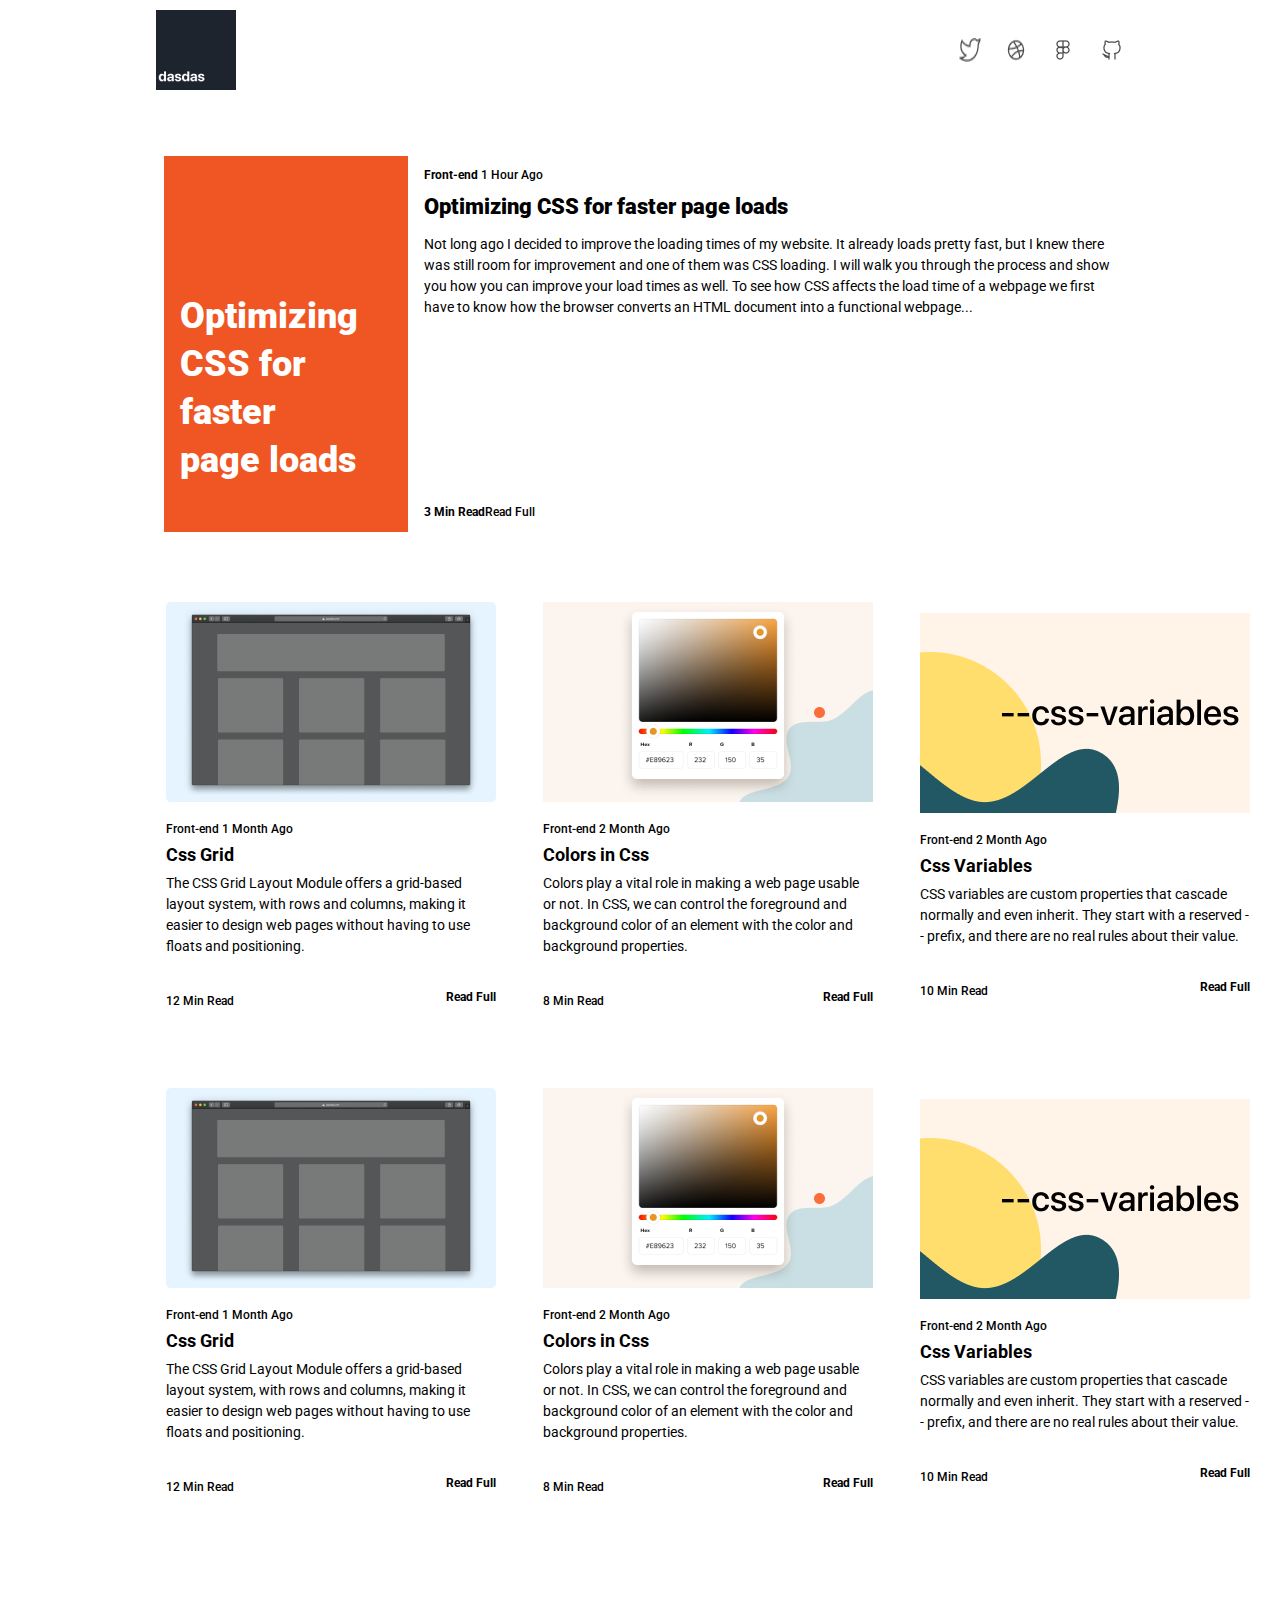
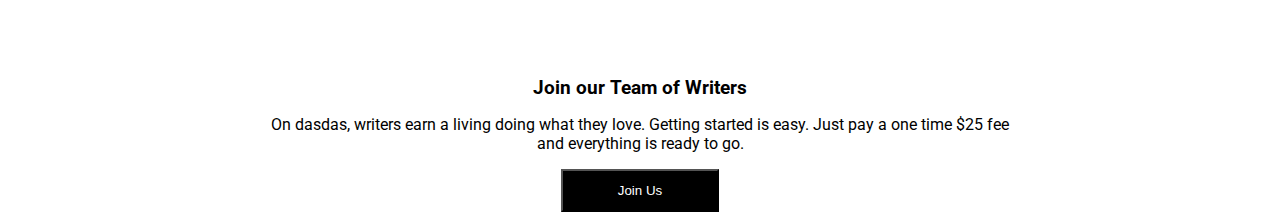
<file: index.html>
<!DOCTYPE html>
<html lang="en">
  <head>
    <meta charset="UTF-8" />
    <meta http-equiv="X-UA-Compatible" content="IE=edge" />
    <meta name="viewport" content="width=device-width, initial-scale=1.0" />
    <link rel="preconnect" href="https://fonts.googleapis.com" />
    <link rel="preconnect" href="https://fonts.gstatic.com" crossorigin />
    <link
      href="https://fonts.googleapis.com/css2?family=Roboto:wght@100;300;400;500;700;900&display=swap"
      rel="stylesheet"
    />
    <link rel="stylesheet" href="/assets/css/style.css" />
    <title>Dasdas</title>
  </head>
  <body>
    <header class="container">
      <img src="/assets/icon/Dasdas Logo 1.png" alt="" />
      <div class="header-icons">
        <img src="/assets/icon/\/Vector.png" alt="" />
        <img src="/assets/icon/dribbble.png" alt="" />
        <img src="/assets/icon/figma.png" alt="" />
        <img src="/assets/icon/github.png" alt="" />
      </div>
    </header>
    <main>
      <section class="container hero">
        <h1>Optimizing CSS for faster page loads</h1>
        <div class="hero-content">
          <p class="text-xl">
            Front-end <span class="text-md">1 Hour Ago</span>
          </p>
          <h3 class="text-xxl">Optimizing CSS for faster page loads</h3>
          <p class="text-sm">
            Not long ago I decided to improve the loading times of my website.
            It already loads pretty fast, but I knew there was still room for
            improvement and one of them was CSS loading. I will walk you through
            the process and show you how you can improve your load times as
            well. To see how CSS affects the load time of a webpage we first
            have to know how the browser converts an HTML document into a
            functional webpage...
          </p>
          <div class="time-site-opened">
            <p class="text-xl">3 Min Read</p>
            <p class="text-md">Read Full</p>
          </div>
        </div>
      </section>
      <section class="container css-component">
        <div class="css-grid">
          <img src="/assets/cardMedia/mini.png" alt="" />
          <p class="text-md">Front-end <span>1 Month Ago </span></p>
          <h4 class="text-lg">Css Grid</h4>
          <p class="text-sm">
            The CSS Grid Layout Module offers a grid-based layout system, with
            rows and columns, making it easier to design web pages without
            having to use floats and positioning.
          </p>
          <div class="css-grid-time">
            <p class="text-md">12 Min Read</p>
            <p class="text-xl">Read Full</p>
          </div>
        </div>
        <div class="css-grid">
          <img src="/assets/cardMedia/bb.png" alt="" />
          <p class="text-md">Front-end <span>2 Month Ago </span></p>
          <h4 class="text-lg">Colors in Css</h4>
          <p class="text-sm">
            Colors play a vital role in making a web page usable or not. In CSS,
            we can control the foreground and background color of an element
            with the color and background properties.
          </p>
          <div class="css-grid-time">
            <p class="text-md">8 Min Read</p>
            <p class="text-xl">Read Full</p>
          </div>
        </div>
        <div class="css-grid">
          <img src="/assets/cardMedia/Group.png" alt="" />

          <p class="text-md">Front-end <span>2 Month Ago </span></p>
          <h4 class="text-lg">Css Variables</h4>
          <p class="text-sm">
            CSS variables are custom properties that cascade normally and even
            inherit. They start with a reserved -- prefix, and there are no real
            rules about their value.
          </p>
          <div class="css-grid-time">
            <p class="text-md">10 Min Read</p>
            <p class="text-xl">Read Full</p>
          </div>
        </div>
      </section>
      <section class="container css-component">
        <div class="css-grid">
          <img src="/assets/cardMedia/mini.png" alt="" />
          <p class="text-md">Front-end <span>1 Month Ago </span></p>
          <h4 class="text-lg">Css Grid</h4>
          <p class="text-sm">
            The CSS Grid Layout Module offers a grid-based layout system, with
            rows and columns, making it easier to design web pages without
            having to use floats and positioning.
          </p>
          <div class="css-grid-time">
            <p class="text-md">12 Min Read</p>
            <p class="text-xl">Read Full</p>
          </div>
        </div>
        <div class="css-grid">
          <img src="/assets/cardMedia/bb.png" alt="" />
          <p class="text-md">Front-end <span>2 Month Ago </span></p>
          <h4 class="text-lg">Colors in Css</h4>
          <p class="text-sm">
            Colors play a vital role in making a web page usable or not. In CSS,
            we can control the foreground and background color of an element
            with the color and background properties.
          </p>
          <div class="css-grid-time">
            <p class="text-md">8 Min Read</p>
            <p class="text-xl">Read Full</p>
          </div>
        </div>
        <div class="css-grid">
          <img src="/assets/cardMedia/Group.png" alt="" />
          <p class="text-md">Front-end <span>2 Month Ago </span></p>
          <h4 class="text-lg">Css Variables</h4>
          <p class="text-sm">
            CSS variables are custom properties that cascade normally and even
            inherit. They start with a reserved -- prefix, and there are no real
            rules about their value.
          </p>
          <div class="css-grid-time">
            <p class="text-md">10 Min Read</p>
            <p class="text-xl">Read Full</p>
          </div>
        </div>
      </section>
      <footer>
        <h3>Join our Team of Writers</h3>
        <p>
          On dasdas, writers earn a living doing what they love. Getting started
          is easy. Just pay a one time $25 fee and everything is ready to go.
        </p>
        <button>Join Us</button>
      </footer>
    </main>
  </body>
</html>
</file>
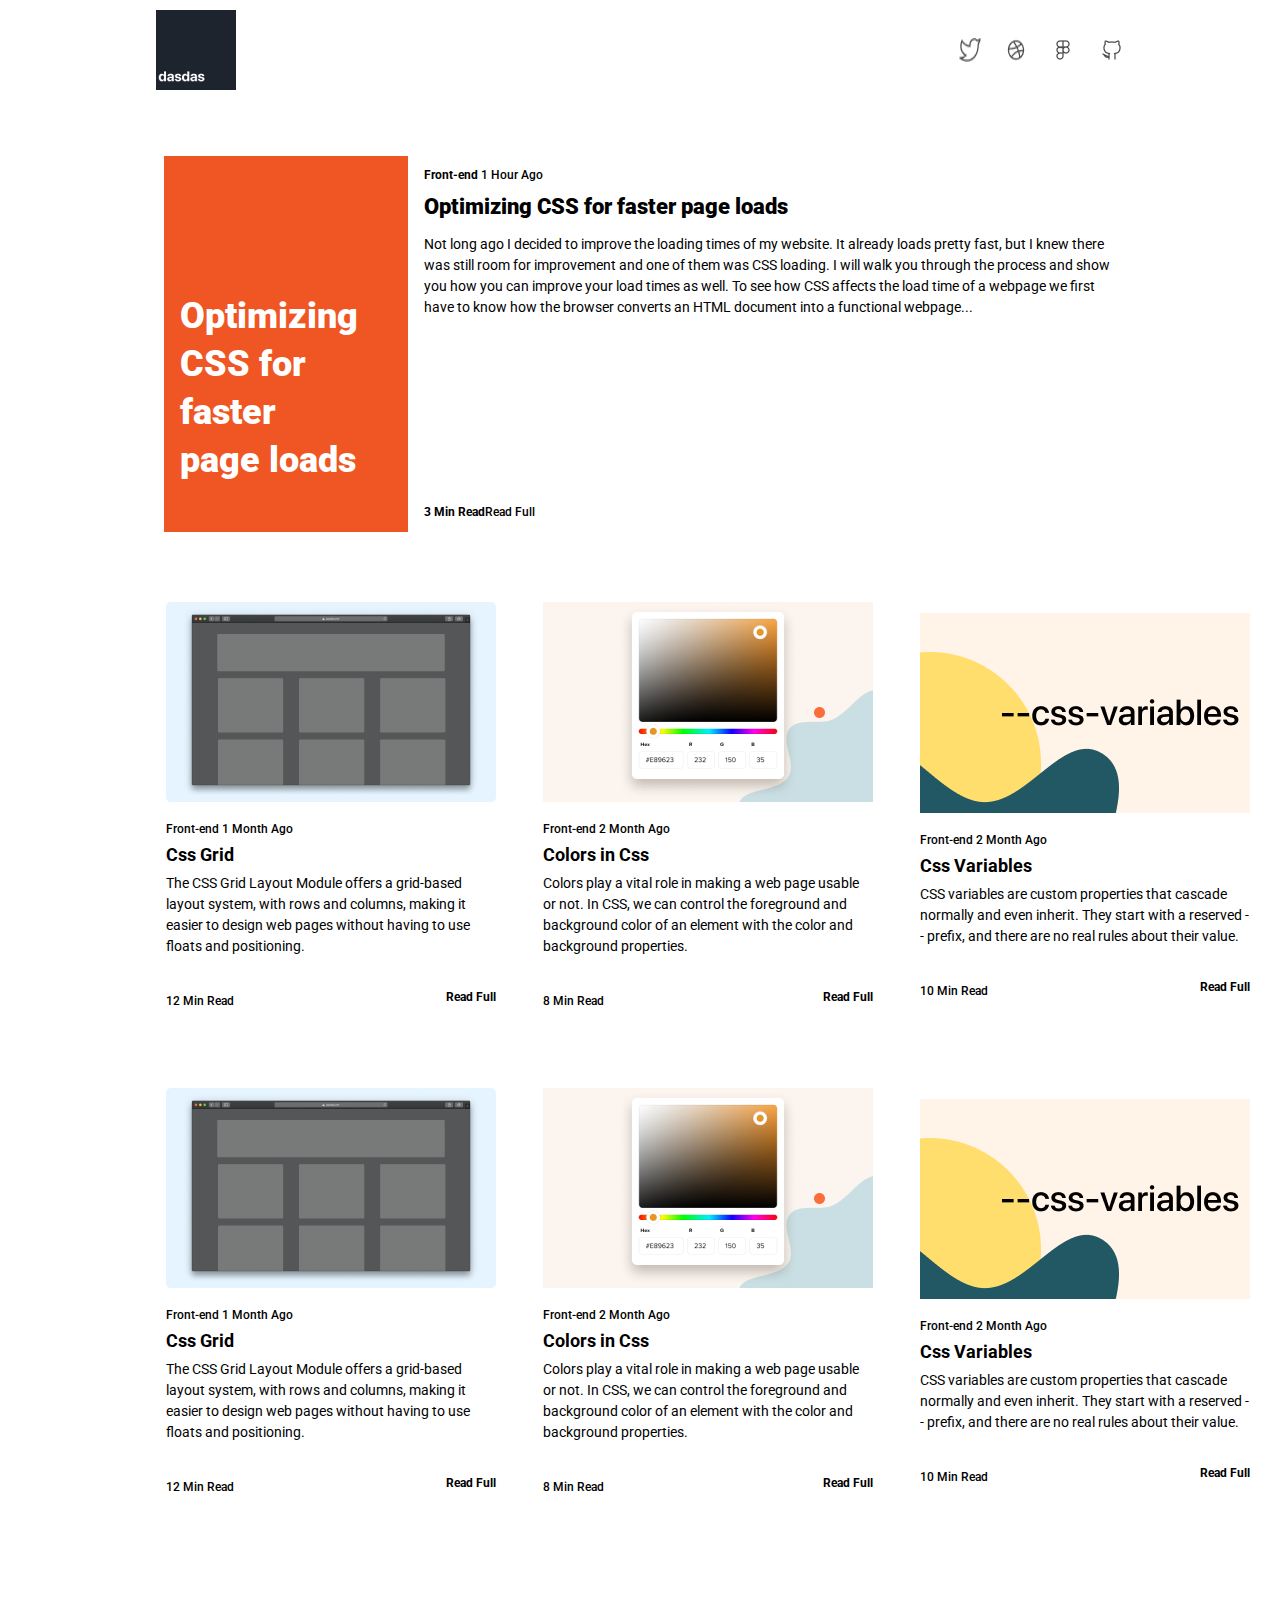
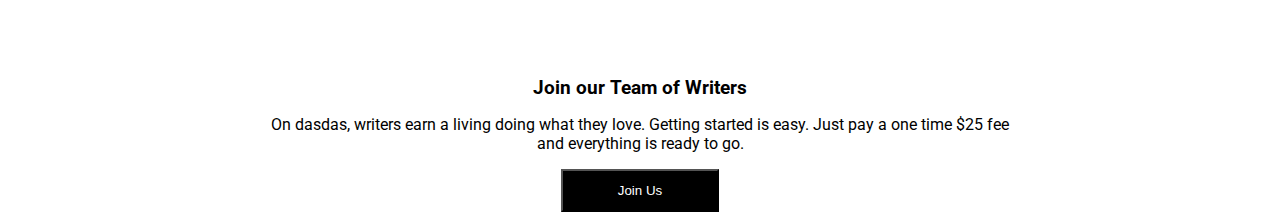
<file: pages/page-1/index.html>
<!DOCTYPE html>
<html lang="en">
  <head>
    <meta charset="UTF-8" />
    <meta http-equiv="X-UA-Compatible" content="IE=edge" />
    <meta name="viewport" content="width=device-width, initial-scale=1.0" />
    <link rel="preconnect" href="https://fonts.googleapis.com" />
    <link rel="preconnect" href="https://fonts.gstatic.com" crossorigin />
    <link
      href="https://fonts.googleapis.com/css2?family=Roboto:wght@100;300;400;500;700;900&display=swap"
      rel="stylesheet"
    />
    <link rel="stylesheet" href="/pages/page-1/style.css" />
    <title>Dasdas</title>
  </head>
  <body>
    <header class="container">
      <img src="/assets/icon/Dasdas Logo 1.png" alt="" />
      <div class="header-icons">
        <img src="/assets/icon/\/Vector.png" alt="" />
        <img src="/assets/icon/dribbble.png" alt="" />
        <img src="/assets/icon/figma.png" alt="" />
        <img src="/assets/icon/github.png" alt="" />
      </div>
    </header>
    <main>
      <section class="container hero">
        <h1>Optimizing CSS for faster page loads</h1>
        <div class="hero-content">
          <p class="text-xl">
            Front-end <span class="text-md">1 Hour Ago</span>
          </p>
          <h3 class="text-xxl">Optimizing CSS for faster page loads</h3>
          <p class="text-sm">
            Not long ago I decided to improve the loading times of my website.
            It already loads pretty fast, but I knew there was still room for
            improvement and one of them was CSS loading. I will walk you through
            the process and show you how you can improve your load times as
            well. To see how CSS affects the load time of a webpage we first
            have to know how the browser converts an HTML document into a
            functional webpage...
          </p>
          <div class="time-site-opened">
            <p class="text-xl">3 Min Read</p>
            <p class="text-md">Read Full</p>
          </div>
        </div>
      </section>
      <section class="container css-component">
        <div class="css-grid">
          <img src="/assets/cardMedia/mini.png" alt="" />
          <p class="text-md">Front-end <span>1 Month Ago </span></p>
          <h4 class="text-lg">Css Grid</h4>
          <p class="text-sm">
            The CSS Grid Layout Module offers a grid-based layout system, with
            rows and columns, making it easier to design web pages without
            having to use floats and positioning.
          </p>
          <div class="css-grid-time">
            <p class="text-md">12 Min Read</p>
            <p class="text-xl">Read Full</p>
          </div>
        </div>
        <div class="css-grid">
          <img src="/assets/cardMedia/bb.png" alt="" />
          <p class="text-md">Front-end <span>2 Month Ago </span></p>
          <h4 class="text-lg">Colors in Css</h4>
          <p class="text-sm">
            Colors play a vital role in making a web page usable or not. In CSS,
            we can control the foreground and background color of an element
            with the color and background properties.
          </p>
          <div class="css-grid-time">
            <p class="text-md">8 Min Read</p>
            <p class="text-xl">Read Full</p>
          </div>
        </div>
        <div class="css-grid">
          <img src="/assets/cardMedia/Group.png" alt="" />

          <p class="text-md">Front-end <span>2 Month Ago </span></p>
          <h4 class="text-lg">Css Variables</h4>
          <p class="text-sm">
            CSS variables are custom properties that cascade normally and even
            inherit. They start with a reserved -- prefix, and there are no real
            rules about their value.
          </p>
          <div class="css-grid-time">
            <p class="text-md">10 Min Read</p>
            <p class="text-xl">Read Full</p>
          </div>
        </div>
      </section>
      <section class="container css-component">
        <div class="css-grid">
          <img src="/assets/cardMedia/mini.png" alt="" />
          <p class="text-md">Front-end <span>1 Month Ago </span></p>
          <h4 class="text-lg">Css Grid</h4>
          <p class="text-sm">
            The CSS Grid Layout Module offers a grid-based layout system, with
            rows and columns, making it easier to design web pages without
            having to use floats and positioning.
          </p>
          <div class="css-grid-time">
            <p class="text-md">12 Min Read</p>
            <p class="text-xl">Read Full</p>
          </div>
        </div>
        <div class="css-grid">
          <img src="/assets/cardMedia/bb.png" alt="" />
          <p class="text-md">Front-end <span>2 Month Ago </span></p>
          <h4 class="text-lg">Colors in Css</h4>
          <p class="text-sm">
            Colors play a vital role in making a web page usable or not. In CSS,
            we can control the foreground and background color of an element
            with the color and background properties.
          </p>
          <div class="css-grid-time">
            <p class="text-md">8 Min Read</p>
            <p class="text-xl">Read Full</p>
          </div>
        </div>
        <div class="css-grid">
          <img src="/assets/cardMedia/Group.png" alt="" />
          <p class="text-md">Front-end <span>2 Month Ago </span></p>
          <h4 class="text-lg">Css Variables</h4>
          <p class="text-sm">
            CSS variables are custom properties that cascade normally and even
            inherit. They start with a reserved -- prefix, and there are no real
            rules about their value.
          </p>
          <div class="css-grid-time">
            <p class="text-md">10 Min Read</p>
            <p class="text-xl">Read Full</p>
          </div>
        </div>
      </section>
      <footer>
        <h3>Join our Team of Writers</h3>
        <p>
          On dasdas, writers earn a living doing what they love. Getting started
          is easy. Just pay a one time $25 fee and everything is ready to go.
        </p>
        <button>Join Us</button>
      </footer>
    </main>
  </body>
</html>
</file>
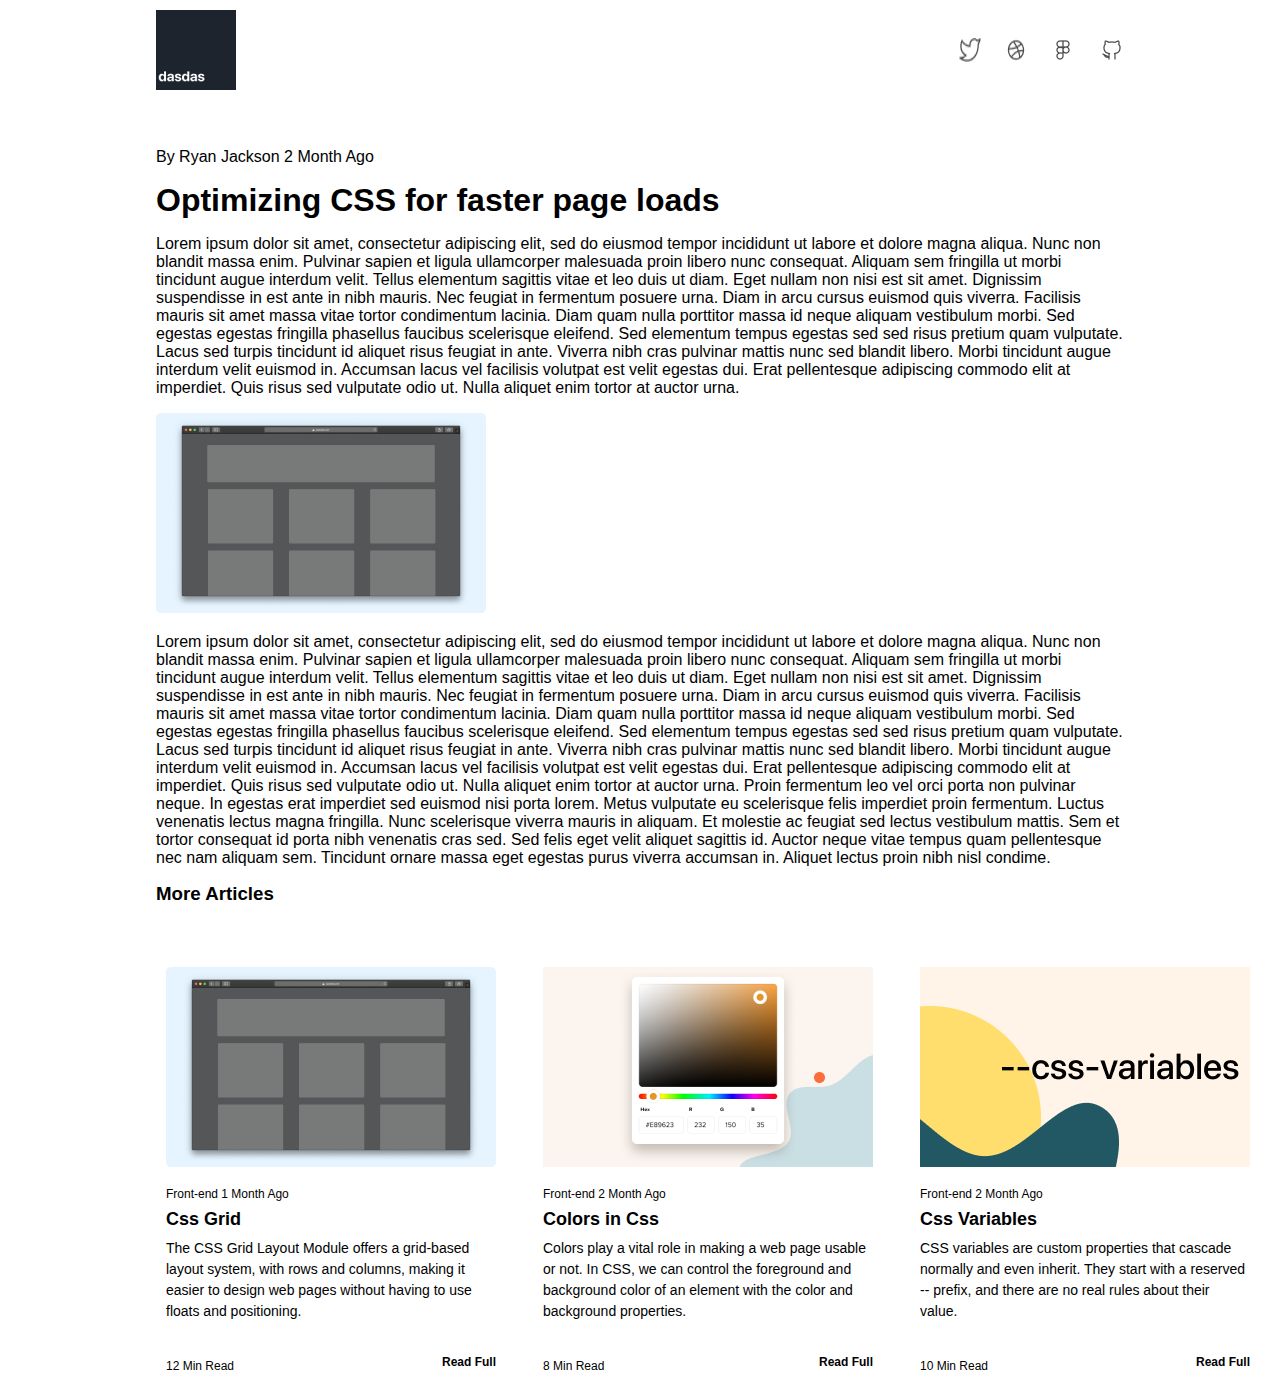
<file: pages/page-2/index.html>
<!DOCTYPE html>
<html lang="en">
  <head>
    <meta charset="UTF-8" />
    <meta http-equiv="X-UA-Compatible" content="IE=edge" />
    <meta name="viewport" content="width=device-width, initial-scale=1.0" />
    <link rel="stylesheet" href="/pages/page-2/style.css" />
    <title>Page 2</title>
  </head>
  <body>
    <header class="container">
      <img src="/assets/icon/Dasdas Logo 1.png" alt="" />
      <div class="header-icons">
        <img src="/assets/icon/\/Vector.png" alt="" />
        <img src="/assets/icon/dribbble.png" alt="" />
        <img src="/assets/icon/figma.png" alt="" />
        <img src="/assets/icon/github.png" alt="" />
      </div>
    </header>
    <main>
      <section class="container hero">
        <p>By Ryan Jackson <span>2 Month Ago </span></p>
        <h1>Optimizing CSS for faster page loads</h1>
        <p>
          Lorem ipsum dolor sit amet, consectetur adipiscing elit, sed do
          eiusmod tempor incididunt ut labore et dolore magna aliqua. Nunc non
          blandit massa enim. Pulvinar sapien et ligula ullamcorper malesuada
          proin libero nunc consequat. Aliquam sem fringilla ut morbi tincidunt
          augue interdum velit. Tellus elementum sagittis vitae et leo duis ut
          diam. Eget nullam non nisi est sit amet. Dignissim suspendisse in est
          ante in nibh mauris. Nec feugiat in fermentum posuere urna. Diam in
          arcu cursus euismod quis viverra. Facilisis mauris sit amet massa
          vitae tortor condimentum lacinia. Diam quam nulla porttitor massa id
          neque aliquam vestibulum morbi. Sed egestas egestas fringilla
          phasellus faucibus scelerisque eleifend. Sed elementum tempus egestas
          sed sed risus pretium quam vulputate. Lacus sed turpis tincidunt id
          aliquet risus feugiat in ante. Viverra nibh cras pulvinar mattis nunc
          sed blandit libero. Morbi tincidunt augue interdum velit euismod in.
          Accumsan lacus vel facilisis volutpat est velit egestas dui. Erat
          pellentesque adipiscing commodo elit at imperdiet. Quis risus sed
          vulputate odio ut. Nulla aliquet enim tortor at auctor urna.
        </p>

        <img src="/assets/cardMedia/mini.png" alt="" />
        <p>
          Lorem ipsum dolor sit amet, consectetur adipiscing elit, sed do
          eiusmod tempor incididunt ut labore et dolore magna aliqua. Nunc non
          blandit massa enim. Pulvinar sapien et ligula ullamcorper malesuada
          proin libero nunc consequat. Aliquam sem fringilla ut morbi tincidunt
          augue interdum velit. Tellus elementum sagittis vitae et leo duis ut
          diam. Eget nullam non nisi est sit amet. Dignissim suspendisse in est
          ante in nibh mauris. Nec feugiat in fermentum posuere urna. Diam in
          arcu cursus euismod quis viverra. Facilisis mauris sit amet massa
          vitae tortor condimentum lacinia. Diam quam nulla porttitor massa id
          neque aliquam vestibulum morbi. Sed egestas egestas fringilla
          phasellus faucibus scelerisque eleifend. Sed elementum tempus egestas
          sed sed risus pretium quam vulputate. Lacus sed turpis tincidunt id
          aliquet risus feugiat in ante. Viverra nibh cras pulvinar mattis nunc
          sed blandit libero. Morbi tincidunt augue interdum velit euismod in.
          Accumsan lacus vel facilisis volutpat est velit egestas dui. Erat
          pellentesque adipiscing commodo elit at imperdiet. Quis risus sed
          vulputate odio ut. Nulla aliquet enim tortor at auctor urna. Proin
          fermentum leo vel orci porta non pulvinar neque. In egestas erat
          imperdiet sed euismod nisi porta lorem. Metus vulputate eu scelerisque
          felis imperdiet proin fermentum. Luctus venenatis lectus magna
          fringilla. Nunc scelerisque viverra mauris in aliquam. Et molestie ac
          feugiat sed lectus vestibulum mattis. Sem et tortor consequat id porta
          nibh venenatis cras sed. Sed felis eget velit aliquet sagittis id.
          Auctor neque vitae tempus quam pellentesque nec nam aliquam sem.
          Tincidunt ornare massa eget egestas purus viverra accumsan in. Aliquet
          lectus proin nibh nisl condime.
        </p>
        <h3>More Articles</h3>
      </section>
      <section class="container css-component">
        <div class="css-grid">
          <img src="/assets/cardMedia/mini.png" alt="" />
          <p class="text-md">Front-end <span>1 Month Ago </span></p>
          <h4 class="text-lg">Css Grid</h4>
          <p class="text-sm">
            The CSS Grid Layout Module offers a grid-based layout system, with
            rows and columns, making it easier to design web pages without
            having to use floats and positioning.
          </p>
          <div class="css-grid-time">
            <p class="text-md">12 Min Read</p>
            <p class="text-xl">Read Full</p>
          </div>
        </div>
        <div class="css-grid">
          <img src="/assets/cardMedia/bb.png" alt="" />
          <p class="text-md">Front-end <span>2 Month Ago </span></p>
          <h4 class="text-lg">Colors in Css</h4>
          <p class="text-sm">
            Colors play a vital role in making a web page usable or not. In CSS,
            we can control the foreground and background color of an element
            with the color and background properties.
          </p>
          <div class="css-grid-time">
            <p class="text-md">8 Min Read</p>
            <p class="text-xl">Read Full</p>
          </div>
        </div>
        <div class="css-grid">
          <img src="/assets/cardMedia/Group.png" alt="" />

          <p class="text-md">Front-end <span>2 Month Ago </span></p>
          <h4 class="text-lg">Css Variables</h4>
          <p class="text-sm">
            CSS variables are custom properties that cascade normally and even
            inherit. They start with a reserved -- prefix, and there are no real
            rules about their value.
          </p>
          <div class="css-grid-time">
            <p class="text-md">10 Min Read</p>
            <p class="text-xl">Read Full</p>
          </div>
        </div>
      </section>
    </main>
  </body>
</html>
</file>
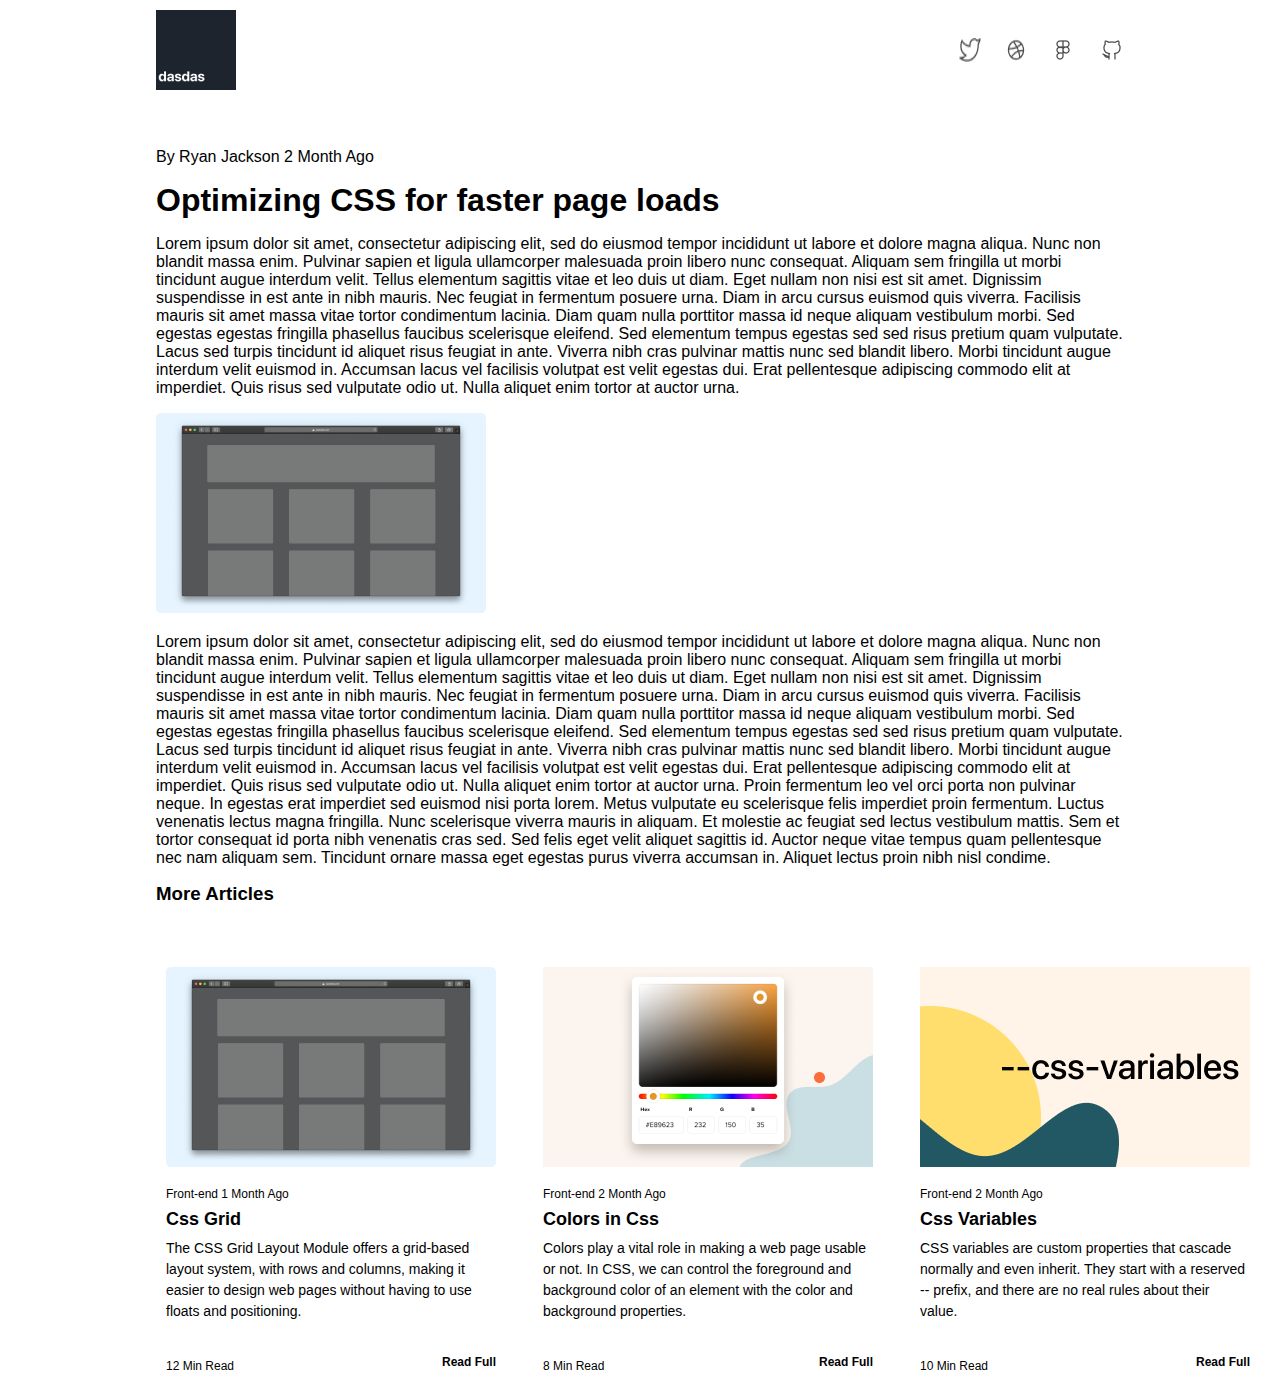
<file: details.html>
<!DOCTYPE html>
<html lang="en">
  <head>
    <meta charset="UTF-8" />
    <meta http-equiv="X-UA-Compatible" content="IE=edge" />
    <meta name="viewport" content="width=device-width, initial-scale=1.0" />
    <link rel="stylesheet" href="/assets/css/details.css" />
    <title>Page 2</title>
  </head>
  <body>
    <header class="container">
      <img src="/assets/icon/Dasdas Logo 1.png" alt="" />
      <div class="header-icons">
        <img src="/assets/icon/\/Vector.png" alt="" />
        <img src="/assets/icon/dribbble.png" alt="" />
        <img src="/assets/icon/figma.png" alt="" />
        <img src="/assets/icon/github.png" alt="" />
      </div>
    </header>
    <main>
      <section class="container hero">
        <p>By Ryan Jackson <span>2 Month Ago </span></p>
        <h1>Optimizing CSS for faster page loads</h1>
        <p>
          Lorem ipsum dolor sit amet, consectetur adipiscing elit, sed do
          eiusmod tempor incididunt ut labore et dolore magna aliqua. Nunc non
          blandit massa enim. Pulvinar sapien et ligula ullamcorper malesuada
          proin libero nunc consequat. Aliquam sem fringilla ut morbi tincidunt
          augue interdum velit. Tellus elementum sagittis vitae et leo duis ut
          diam. Eget nullam non nisi est sit amet. Dignissim suspendisse in est
          ante in nibh mauris. Nec feugiat in fermentum posuere urna. Diam in
          arcu cursus euismod quis viverra. Facilisis mauris sit amet massa
          vitae tortor condimentum lacinia. Diam quam nulla porttitor massa id
          neque aliquam vestibulum morbi. Sed egestas egestas fringilla
          phasellus faucibus scelerisque eleifend. Sed elementum tempus egestas
          sed sed risus pretium quam vulputate. Lacus sed turpis tincidunt id
          aliquet risus feugiat in ante. Viverra nibh cras pulvinar mattis nunc
          sed blandit libero. Morbi tincidunt augue interdum velit euismod in.
          Accumsan lacus vel facilisis volutpat est velit egestas dui. Erat
          pellentesque adipiscing commodo elit at imperdiet. Quis risus sed
          vulputate odio ut. Nulla aliquet enim tortor at auctor urna.
        </p>

        <img src="/assets/cardMedia/mini.png" alt="" />
        <p>
          Lorem ipsum dolor sit amet, consectetur adipiscing elit, sed do
          eiusmod tempor incididunt ut labore et dolore magna aliqua. Nunc non
          blandit massa enim. Pulvinar sapien et ligula ullamcorper malesuada
          proin libero nunc consequat. Aliquam sem fringilla ut morbi tincidunt
          augue interdum velit. Tellus elementum sagittis vitae et leo duis ut
          diam. Eget nullam non nisi est sit amet. Dignissim suspendisse in est
          ante in nibh mauris. Nec feugiat in fermentum posuere urna. Diam in
          arcu cursus euismod quis viverra. Facilisis mauris sit amet massa
          vitae tortor condimentum lacinia. Diam quam nulla porttitor massa id
          neque aliquam vestibulum morbi. Sed egestas egestas fringilla
          phasellus faucibus scelerisque eleifend. Sed elementum tempus egestas
          sed sed risus pretium quam vulputate. Lacus sed turpis tincidunt id
          aliquet risus feugiat in ante. Viverra nibh cras pulvinar mattis nunc
          sed blandit libero. Morbi tincidunt augue interdum velit euismod in.
          Accumsan lacus vel facilisis volutpat est velit egestas dui. Erat
          pellentesque adipiscing commodo elit at imperdiet. Quis risus sed
          vulputate odio ut. Nulla aliquet enim tortor at auctor urna. Proin
          fermentum leo vel orci porta non pulvinar neque. In egestas erat
          imperdiet sed euismod nisi porta lorem. Metus vulputate eu scelerisque
          felis imperdiet proin fermentum. Luctus venenatis lectus magna
          fringilla. Nunc scelerisque viverra mauris in aliquam. Et molestie ac
          feugiat sed lectus vestibulum mattis. Sem et tortor consequat id porta
          nibh venenatis cras sed. Sed felis eget velit aliquet sagittis id.
          Auctor neque vitae tempus quam pellentesque nec nam aliquam sem.
          Tincidunt ornare massa eget egestas purus viverra accumsan in. Aliquet
          lectus proin nibh nisl condime.
        </p>
        <h3>More Articles</h3>
      </section>
      <section class="container css-component">
        <div class="css-grid">
          <img src="/assets/cardMedia/mini.png" alt="" />
          <p class="text-md">Front-end <span>1 Month Ago </span></p>
          <h4 class="text-lg">Css Grid</h4>
          <p class="text-sm">
            The CSS Grid Layout Module offers a grid-based layout system, with
            rows and columns, making it easier to design web pages without
            having to use floats and positioning.
          </p>
          <div class="css-grid-time">
            <p class="text-md">12 Min Read</p>
            <p class="text-xl">Read Full</p>
          </div>
        </div>
        <div class="css-grid">
          <img src="/assets/cardMedia/bb.png" alt="" />
          <p class="text-md">Front-end <span>2 Month Ago </span></p>
          <h4 class="text-lg">Colors in Css</h4>
          <p class="text-sm">
            Colors play a vital role in making a web page usable or not. In CSS,
            we can control the foreground and background color of an element
            with the color and background properties.
          </p>
          <div class="css-grid-time">
            <p class="text-md">8 Min Read</p>
            <p class="text-xl">Read Full</p>
          </div>
        </div>
        <div class="css-grid">
          <img src="/assets/cardMedia/Group.png" alt="" />

          <p class="text-md">Front-end <span>2 Month Ago </span></p>
          <h4 class="text-lg">Css Variables</h4>
          <p class="text-sm">
            CSS variables are custom properties that cascade normally and even
            inherit. They start with a reserved -- prefix, and there are no real
            rules about their value.
          </p>
          <div class="css-grid-time">
            <p class="text-md">10 Min Read</p>
            <p class="text-xl">Read Full</p>
          </div>
        </div>
      </section>
    </main>
  </body>
</html>
</file>
<file: assets/css/style.css>
body {
  font-family: "Roboto", sans-serif;
}
h1,
h2,
h3,
h4,
h5,
h6 {
  margin: 0;
}
.container {
  margin-left: 148px;
  margin-right: 148px;
}

/* typography */
.text-sm {
  font-weight: 400;
  font-size: 14px;
  line-height: 21px;
}
.text-md {
  font-weight: 500;
  font-size: 12px;
  line-height: 14px;
}
.text-lg {
  font-weight: 700;
  font-size: 18px;
  line-height: 21px;
}
.text-xl {
  font-weight: 700;
  font-size: 12px;
  line-height: 14px;
}
.text-xxl {
  font-weight: 900;
  font-size: 22px;
  line-height: 26px;
}

/* header styles */

header {
  display: flex;
  align-items: center;
  justify-content: space-between;
  margin-top: 10px;
  margin-bottom: 58px;
}
.header-icons {
  display: flex;
  column-gap: 25px;
}

/* hero styles */
.hero {
  display: flex;
  justify-content: space-between;
  padding: 8px 8px;
}
.hero-content {
  position: relative;
}
.container.hero h1 {
  background-color: #ef5623;
  color: #ffffff;
  padding: 136px 50px 48px 16px;
  max-width: 500px;
  margin-right: 15.5px;
  font-weight: 900;
  font-size: 36px;
  line-height: 48px;
}

.time-site-opened {
  display: flex;
  justify-content: space-between;
  align-items: center;
  margin-bottom: 1px;
  position: absolute;
  bottom: 0;
}

/* css component styles */
.css-component {
  display: flex;
  align-items: center;
  justify-content: space-between;
  margin-top: 52px;
  padding: 10px 10px;
}
.css-grid {
  margin-right: 47px;
}
.css-variables {
  margin-bottom: 0;
}
.css-grid .text-md {
  margin-top: 16px;
  margin-bottom: 8px;
}
.css-grid .text-sm {
  margin-top: 8px;
  margin-bottom: 21px;
}
.css-grid-time {
  display: flex;
  align-items: center;
  justify-content: space-between;
}

/* footer */
footer {
  margin-left: auto;
  margin-right: auto;
  margin-top: 165px;
  display: flex;
  flex-direction: column;
  justify-content: center;
  align-items: center;
}
footer button {
  background-color: black;
  color: #ffffff;
  padding: 12px 55px;
}
footer p {
  max-width: 741px;
  text-align: center;
  max-width: 741px;
}
</file>
<file: pages/page-1/style.css>
body {
  font-family: "Roboto", sans-serif;
}
h1,
h2,
h3,
h4,
h5,
h6 {
  margin: 0;
}
.container {
  margin-left: 148px;
  margin-right: 148px;
}

/* typography */
.text-sm {
  font-weight: 400;
  font-size: 14px;
  line-height: 21px;
}
.text-md {
  font-weight: 500;
  font-size: 12px;
  line-height: 14px;
}
.text-lg {
  font-weight: 700;
  font-size: 18px;
  line-height: 21px;
}
.text-xl {
  font-weight: 700;
  font-size: 12px;
  line-height: 14px;
}
.text-xxl {
  font-weight: 900;
  font-size: 22px;
  line-height: 26px;
}

/* header styles */

header {
  display: flex;
  align-items: center;
  justify-content: space-between;
  margin-top: 10px;
  margin-bottom: 58px;
}
.header-icons {
  display: flex;
  column-gap: 25px;
}

/* hero styles */
.hero {
  display: flex;
  justify-content: space-between;
  padding: 8px 8px;
}
.hero-content {
  position: relative;
}
.container.hero h1 {
  background-color: #ef5623;
  color: #ffffff;
  padding: 136px 50px 48px 16px;
  max-width: 500px;
  margin-right: 15.5px;
  font-weight: 900;
  font-size: 36px;
  line-height: 48px;
}

.time-site-opened {
  display: flex;
  justify-content: space-between;
  align-items: center;
  margin-bottom: 1px;
  position: absolute;
  bottom: 0;
}

/* css component styles */
.css-component {
  display: flex;
  align-items: center;
  justify-content: space-between;
  margin-top: 52px;
  padding: 10px 10px;
}
.css-grid {
  margin-right: 47px;
}
.css-variables {
  margin-bottom: 0;
}
.css-grid .text-md {
  margin-top: 16px;
  margin-bottom: 8px;
}
.css-grid .text-sm {
  margin-top: 8px;
  margin-bottom: 21px;
}
.css-grid-time {
  display: flex;
  align-items: center;
  justify-content: space-between;
}

/* footer */
footer {
  margin-left: auto;
  margin-right: auto;
  margin-top: 165px;
  display: flex;
  flex-direction: column;
  justify-content: center;
  align-items: center;
}
footer button {
  background-color: black;
  color: #ffffff;
  padding: 12px 55px;
}
footer p {
  max-width: 741px;
  text-align: center;
  max-width: 741px;
}
</file>
<file: pages/page-2/style.css>
body {
    font-family: "Roboto", sans-serif;
  }
  h1,
  h2,
  h3,
  h4,
  h5,
  h6 {
    margin: 0;
  }
  .container {
    margin-left: 148px;
    margin-right: 148px;
  }
  
  /* typography */
  .text-sm {
    font-weight: 400;
    font-size: 14px;
    line-height: 21px;
  }
  .text-md {
    font-weight: 500;
    font-size: 12px;
    line-height: 14px;
  }
  .text-lg {
    font-weight: 700;
    font-size: 18px;
    line-height: 21px;
  }
  .text-xl {
    font-weight: 700;
    font-size: 12px;
    line-height: 14px;
  }
  .text-xxl {
    font-weight: 900;
    font-size: 22px;
    line-height: 26px;
  }

  
  /* header styles */
header {
    display: flex;
    align-items: center;
    justify-content: space-between;
    margin-top: 10px;
    margin-bottom: 58px;
  }
  .header-icons {
    display: flex;
    column-gap: 25px;
  }

  /* hero section */
  .css-component {
    display: flex;
    align-items: center;
    justify-content: space-between;
    margin-top: 52px;
    padding: 10px 10px;
  }
  .css-grid {
    margin-right: 47px;
  }
  .css-variables {
    margin-bottom: 0;
  }
  .css-grid .text-md {
    margin-top: 16px;
    margin-bottom: 8px;
  }
  .css-grid .text-sm {
    margin-top: 8px;
    margin-bottom: 21px;
  }
  .css-grid-time {
    display: flex;
    align-items: center;
    justify-content: space-between;
  }
</file>
<file: assets/css/details.css>
body {
    font-family: "Roboto", sans-serif;
  }
  h1,
  h2,
  h3,
  h4,
  h5,
  h6 {
    margin: 0;
  }
  .container {
    margin-left: 148px;
    margin-right: 148px;
  }
  
  /* typography */
  .text-sm {
    font-weight: 400;
    font-size: 14px;
    line-height: 21px;
  }
  .text-md {
    font-weight: 500;
    font-size: 12px;
    line-height: 14px;
  }
  .text-lg {
    font-weight: 700;
    font-size: 18px;
    line-height: 21px;
  }
  .text-xl {
    font-weight: 700;
    font-size: 12px;
    line-height: 14px;
  }
  .text-xxl {
    font-weight: 900;
    font-size: 22px;
    line-height: 26px;
  }

  
  /* header styles */
header {
    display: flex;
    align-items: center;
    justify-content: space-between;
    margin-top: 10px;
    margin-bottom: 58px;
  }
  .header-icons {
    display: flex;
    column-gap: 25px;
  }

  /* hero section */
  .css-component {
    display: flex;
    align-items: center;
    justify-content: space-between;
    margin-top: 52px;
    padding: 10px 10px;
  }
  .css-grid {
    margin-right: 47px;
  }
  .css-variables {
    margin-bottom: 0;
  }
  .css-grid .text-md {
    margin-top: 16px;
    margin-bottom: 8px;
  }
  .css-grid .text-sm {
    margin-top: 8px;
    margin-bottom: 21px;
  }
  .css-grid-time {
    display: flex;
    align-items: center;
    justify-content: space-between;
  }
</file>
